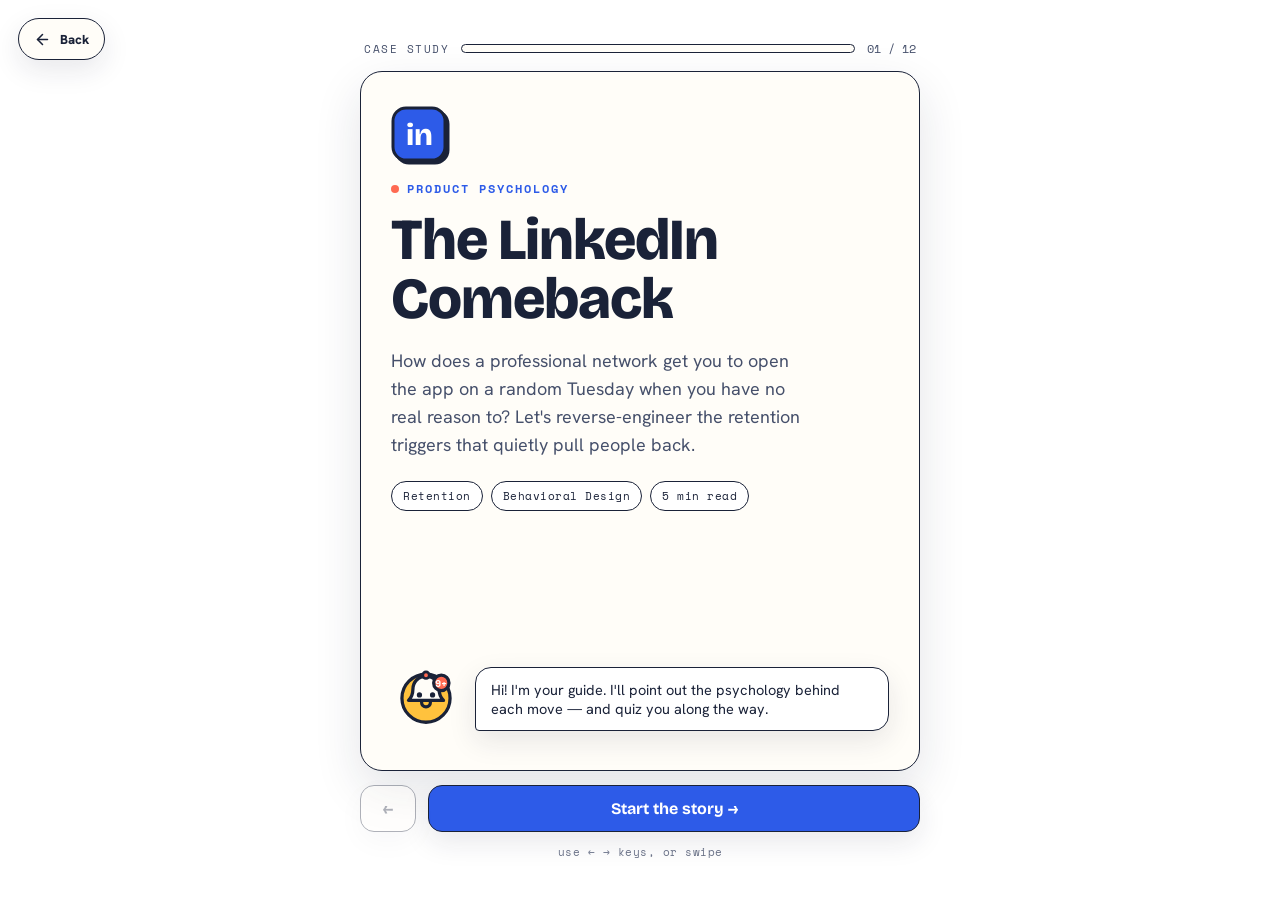
<file: linkedin-retention-case-study.html>
<!DOCTYPE html>
<html lang="en">
<head>
<meta charset="UTF-8">
<meta name="viewport" content="width=device-width, initial-scale=1.0, maximum-scale=1.0, user-scalable=no">
<title>The LinkedIn Comeback — A Product Psychology Case Study</title>
<link rel="preconnect" href="https://fonts.googleapis.com">
<link rel="preconnect" href="https://fonts.gstatic.com" crossorigin>
<link href="https://fonts.googleapis.com/css2?family=Bricolage+Grotesque:opsz,wght@12..96,400..800&family=Hanken+Grotesk:wght@400;500;600;700&family=Space+Mono:wght@400;700&display=swap" rel="stylesheet">
<style>
  :root{
    --cream:#FFFFFF;
    --cream-2:#EEF1F5;
    --ink:#1A2238;
    --ink-soft:#46506B;
    --paper:#FFFDF8;
    --blue:#2D5BE8;
    --blue-deep:#1B3FAE;
    --coral:#FF6A52;
    --amber:#FFC23D;
    --mint:#21B98C;
    --line:#1A2238;
    --shadow:0 18px 48px rgba(26,34,56,.12);
    --shadow-sm:0 10px 28px rgba(26,34,56,.1);
    --radius:22px;
  }
  *{margin:0;padding:0;box-sizing:border-box;-webkit-tap-highlight-color:transparent;}
  html,body{height:100%;}
  body{
    font-family:'Hanken Grotesk',sans-serif;
    background:#fff;
    color:var(--ink);
    overflow:hidden;
    background-image:none;
    background-size:22px 22px;
  }

  /* ---------- Stage ---------- */
  .stage{
    position:fixed;inset:0;
    display:flex;align-items:center;justify-content:center;
    padding:18px;
  }
  .frame{
    width:min(560px,100%);
    height:min(820px,100%);
    display:flex;flex-direction:column;
    gap:14px;
  }
  .deck{
    position:relative;
    flex:1;min-height:0;
  }

  /* progress + counter */
  .topbar{
    flex:none;
    display:flex;align-items:center;gap:12px;
    z-index:30;padding:0 4px;
  }
  .brand{
    font-family:'Space Mono',monospace;
    font-size:11px;letter-spacing:1.5px;text-transform:uppercase;
    color:var(--ink-soft);white-space:nowrap;
  }
  .track{
    flex:1;height:9px;background:var(--paper);
    border:2px solid var(--ink);border-radius:20px;overflow:hidden;
  }
  .fill{height:100%;width:0;background:var(--coral);transition:width .45s cubic-bezier(.6,.1,.2,1);}
  .count{font-family:'Space Mono',monospace;font-size:12px;color:var(--ink-soft);white-space:nowrap;}

  /* ---------- Cards ---------- */
  .card{
    position:absolute;inset:0;
    background:var(--paper);
    border:3px solid var(--ink);
    border-radius:var(--radius);
    box-shadow:var(--shadow);
    padding:34px 30px;
    display:flex;flex-direction:column;
    opacity:0;visibility:hidden;
    transform:translateY(26px) scale(.97);
    transition:opacity .42s ease, transform .42s cubic-bezier(.5,.05,.2,1), visibility .42s;
    overflow-y:auto;
  }
  .card.active{opacity:1;visibility:visible;transform:none;}
  .card.leaving{opacity:0;transform:translateY(-26px) scale(.97);}
  .card::-webkit-scrollbar{width:0;}

  .eyebrow{
    font-family:'Space Mono',monospace;
    font-size:12px;letter-spacing:2px;text-transform:uppercase;
    color:var(--blue);font-weight:700;margin-bottom:14px;
    display:flex;align-items:center;gap:8px;
  }
  .eyebrow .dot{width:8px;height:8px;border-radius:50%;background:var(--coral);}
  h1{font-family:'Bricolage Grotesque',sans-serif;font-weight:800;line-height:1.02;letter-spacing:-1px;}
  h2{font-family:'Bricolage Grotesque',sans-serif;font-weight:700;line-height:1.05;letter-spacing:-.5px;}
  p{line-height:1.55;color:var(--ink-soft);font-size:16.5px;}
  p strong{color:var(--ink);font-weight:700;}
  .spacer{flex:1;}

  /* cover */
  .cover h1{font-size:clamp(38px,11vw,58px);}
  .cover .lede{font-size:18px;margin-top:18px;max-width:42ch;}
  .tagrow{display:flex;gap:8px;flex-wrap:wrap;margin-top:22px;}
  .tag{
    font-family:'Space Mono',monospace;font-size:11px;letter-spacing:.5px;
    padding:6px 11px;border:2px solid var(--ink);border-radius:30px;background:var(--cream);
  }

  /* story */
  .story h2{font-size:clamp(26px,6.5vw,32px);margin-bottom:14px;}
  .story p{margin-bottom:12px;}
  .scene{
    margin:6px 0 18px;border:3px solid var(--ink);border-radius:16px;
    background:var(--cream);overflow:hidden;box-shadow:var(--shadow-sm);
  }
  .scene svg{display:block;width:100%;height:auto;}

  /* principle callout */
  .principle{background:linear-gradient(160deg,#1A2238,#26315a);color:#F7F1E6;border-color:#1A2238;}
  .principle .eyebrow{color:var(--amber);}
  .principle h2{color:#fff;font-size:clamp(26px,7vw,34px);margin-bottom:14px;}
  .principle p{color:#cdd3e6;}
  .pchip{
    display:inline-flex;align-items:center;gap:8px;
    font-family:'Space Mono',monospace;font-size:12px;letter-spacing:1px;text-transform:uppercase;
    background:var(--amber);color:var(--ink);padding:7px 13px;border-radius:30px;font-weight:700;
    margin-bottom:22px;align-self:flex-start;
  }

  /* quiz */
  .quiz h2{font-size:clamp(24px,6vw,30px);margin-bottom:8px;}
  .quiz .q-sub{font-size:15px;margin-bottom:18px;}
  .options{display:flex;flex-direction:column;gap:11px;margin-top:6px;}
  .opt{
    text-align:left;font-family:inherit;font-size:16px;font-weight:600;color:var(--ink);
    background:var(--cream);border:3px solid var(--ink);border-radius:14px;
    padding:15px 16px;cursor:pointer;position:relative;
    transition:transform .12s ease, box-shadow .12s ease, background .2s;
    box-shadow:var(--shadow-sm);display:flex;gap:12px;align-items:flex-start;
  }
  .opt .key{
    font-family:'Space Mono',monospace;font-weight:700;color:var(--blue);flex:none;
  }
  .opt:hover:not(:disabled){transform:translate(-1px,-1px);box-shadow:5px 5px 0 var(--ink);}
  .opt:active:not(:disabled){transform:translate(2px,2px);box-shadow:1px 1px 0 var(--ink);}
  .opt:disabled{cursor:default;}
  .opt.correct{background:#D6F5EA;border-color:var(--mint);}
  .opt.correct .key{color:var(--mint);}
  .opt.wrong{background:#FFE2DC;border-color:var(--coral);}
  .opt.wrong .key{color:var(--coral);}
  .opt.dim{opacity:.5;}
  .reveal{
    margin-top:18px;border-left:4px solid var(--coral);padding:4px 0 4px 16px;
    opacity:0;max-height:0;overflow:hidden;transition:opacity .4s ease, max-height .5s ease;
  }
  .reveal.show{opacity:1;max-height:340px;}
  .reveal .verdict{font-family:'Bricolage Grotesque',sans-serif;font-weight:800;font-size:18px;margin-bottom:6px;}
  .reveal p{font-size:15.5px;}

  /* recap */
  .recap h1{font-size:clamp(32px,9vw,46px);margin-bottom:18px;}
  .ticks{display:flex;flex-direction:column;gap:13px;margin:4px 0 6px;}
  .tick{display:flex;gap:13px;align-items:flex-start;}
  .tick .n{
    flex:none;width:30px;height:30px;border-radius:50%;background:var(--blue);color:#fff;
    display:flex;align-items:center;justify-content:center;font-weight:700;font-size:14px;
    font-family:'Space Mono',monospace;border:2px solid var(--ink);
  }
  .tick p{font-size:15.5px;color:var(--ink);}
  .tick b{font-weight:700;}

  /* nav */
  .nav{
    flex:none;
    display:flex;gap:12px;align-items:center;
    z-index:30;
  }
  .btn{
    font-family:'Bricolage Grotesque',sans-serif;font-weight:700;font-size:16px;
    border:3px solid var(--ink);border-radius:14px;padding:13px 22px;cursor:pointer;
    background:var(--paper);color:var(--ink);box-shadow:var(--shadow-sm);
    transition:transform .12s ease, box-shadow .12s ease, opacity .2s;
    display:flex;align-items:center;gap:9px;
  }
  .btn:hover{transform:translate(-1px,-1px);box-shadow:5px 5px 0 var(--ink);}
  .btn:active{transform:translate(2px,2px);box-shadow:1px 1px 0 var(--ink);}
  .btn.primary{background:var(--blue);color:#fff;flex:1;justify-content:center;}
  .btn.ghost{background:var(--paper);}
  .btn:disabled{opacity:.35;cursor:not-allowed;transform:none;box-shadow:var(--shadow-sm);}
  .btn.hide{display:none;}

  .hint{
    flex:none;text-align:center;margin-top:-2px;
    font-family:'Space Mono',monospace;font-size:11px;color:var(--ink-soft);letter-spacing:.5px;
    opacity:.8;white-space:nowrap;
  }
  @media (max-height:680px){ .hint{display:none;} }

  /* host bubble on cover */
  .cover-badge{margin-bottom:18px;}
  .cover-badge svg{display:block;filter:drop-shadow(3px 3px 0 var(--ink));}
  .host{display:flex;align-items:center;gap:14px;margin-top:26px;}
  .host .avatar{flex:none;}
  .host .says{
    background:var(--cream);border:3px solid var(--ink);border-radius:16px 16px 16px 4px;
    padding:12px 15px;font-size:14.5px;color:var(--ink);box-shadow:var(--shadow-sm);
  }

  .float{animation:bob 3.2s ease-in-out infinite;}
  @keyframes bob{0%,100%{transform:translateY(0);}50%{transform:translateY(-7px);}}

  @media (max-width:480px){
    .card{padding:26px 20px;}
    .stage{padding:14px;}
    p{font-size:15.5px;}
  }

  .portfolio-back{
    position:fixed;top:18px;left:18px;z-index:1000;
    display:inline-flex;align-items:center;gap:9px;
    min-height:42px;padding:10px 15px;border:2px solid var(--ink);
    border-radius:999px;background:var(--paper);color:var(--ink);
    box-shadow:var(--shadow-sm);font-size:13px;font-weight:800;text-decoration:none;
  }
  .portfolio-back svg{width:17px;height:17px;stroke:currentColor;fill:none;stroke-width:2.2;stroke-linecap:round;stroke-linejoin:round;}
  .card,
  .scene,
  .opt,
  .btn,
  .host .says{border-width:1.5px;}
  .track,
  .tag,
  .tick .n,
  .portfolio-back{border-width:1px;}
  @media(max-width:640px){.portfolio-back{top:10px;left:10px;padding:9px 12px;font-size:12px;}}
</style>
</head>
<body>
<a class="portfolio-back" href="index.html#case-studies" aria-label="Back to portfolio case studies">
  <svg viewBox="0 0 24 24" aria-hidden="true"><path d="M19 12H5"></path><path d="M12 19l-7-7 7-7"></path></svg>
  Back
</a>

<div class="stage">
  <div class="frame">
    <div class="topbar" id="topbar">
      <span class="brand">Case&nbsp;Study</span>
      <div class="track"><div class="fill" id="fill"></div></div>
      <span class="count" id="count">01 / 12</span>
    </div>

    <div class="deck" id="cards"></div>

    <div class="nav" id="nav">
      <button class="btn ghost" id="back" aria-label="Previous">←</button>
      <button class="btn primary" id="next">Start the story →</button>
    </div>

    <div class="hint">use ← → keys, or swipe</div>
  </div>
</div>

<script>
/* ---------- tiny SVG illustration helpers (all original) ---------- */
const C = {
  blue:'#2D5BE8', deep:'#1B3FAE', coral:'#FF6A52', amber:'#FFC23D',
  mint:'#21B98C', ink:'#1A2238', cream:'#F7F1E6', paper:'#FFFDF8'
};

// a little guide character (a friendly notification bell person)
function host(size=64){
  return `<svg width="${size}" height="${size}" viewBox="0 0 64 64" class="float" aria-hidden="true">
    <circle cx="32" cy="34" r="22" fill="${C.amber}" stroke="${C.ink}" stroke-width="3"/>
    <path d="M32 14c-7 0-12 5-12 12 0 6-2 8-4 10h32c-2-2-4-4-4-10 0-7-5-12-12-12z" fill="${C.paper}" stroke="${C.ink}" stroke-width="3" stroke-linejoin="round"/>
    <circle cx="32" cy="13" r="3" fill="${C.coral}" stroke="${C.ink}" stroke-width="2.5"/>
    <path d="M28 38a4 4 0 0 0 8 0" fill="none" stroke="${C.ink}" stroke-width="3" stroke-linecap="round"/>
    <circle cx="26" cy="31" r="2.4" fill="${C.ink}"/><circle cx="38" cy="31" r="2.4" fill="${C.ink}"/>
    <circle cx="46" cy="20" r="7" fill="${C.coral}" stroke="${C.ink}" stroke-width="3"/>
    <text x="46" y="24" font-family="Space Mono, monospace" font-size="9" font-weight="700" fill="#fff" text-anchor="middle">9+</text>
  </svg>`;
}

// phone with a red notification badge
function phoneBadge(){
  return `<svg viewBox="0 0 480 230" aria-hidden="true">
    <rect width="480" height="230" fill="${C.cream}"/>
    <g transform="translate(80,28)">
      <rect x="0" y="0" width="150" height="174" rx="22" fill="${C.paper}" stroke="${C.ink}" stroke-width="3.5"/>
      <rect x="14" y="22" width="122" height="130" rx="8" fill="${C.blue}" opacity="0.1"/>
      <rect x="50" y="8" width="50" height="7" rx="3.5" fill="${C.ink}"/>
      <rect x="26" y="40" width="98" height="12" rx="6" fill="${C.ink}" opacity=".18"/>
      <rect x="26" y="62" width="74" height="10" rx="5" fill="${C.ink}" opacity=".12"/>
      <rect x="26" y="82" width="90" height="10" rx="5" fill="${C.ink}" opacity=".12"/>
      <!-- app icon w/ badge -->
      <rect x="40" y="108" width="40" height="40" rx="10" fill="${C.blue}" stroke="${C.ink}" stroke-width="3"/>
      <text x="60" y="134" font-family="Bricolage Grotesque" font-size="22" font-weight="800" fill="#fff" text-anchor="middle">in</text>
      <circle cx="86" cy="106" r="15" fill="${C.coral}" stroke="${C.ink}" stroke-width="3"/>
      <text x="86" y="111" font-family="Space Mono, monospace" font-size="13" font-weight="700" fill="#fff" text-anchor="middle">7</text>
    </g>
    <g transform="translate(280,70)">
      <path d="M0 28 H88" stroke="${C.ink}" stroke-width="3" stroke-dasharray="2 9" stroke-linecap="round"/>
      <path d="M82 20 L96 28 L82 36" fill="none" stroke="${C.ink}" stroke-width="3" stroke-linecap="round" stroke-linejoin="round"/>
      <text x="48" y="16" font-family="Space Mono, monospace" font-size="12" fill="${C.ink}" text-anchor="middle">tap me</text>
    </g>
  </svg>`;
}

// "who viewed your profile" eye
function profileViews(){
  return `<svg viewBox="0 0 480 230" aria-hidden="true">
    <rect width="480" height="230" fill="${C.cream}"/>
    <g transform="translate(60,46)">
      <rect x="0" y="0" width="360" height="138" rx="16" fill="${C.paper}" stroke="${C.ink}" stroke-width="3.5"/>
      <path d="M44 56 q44 -40 88 0 q-44 40 -88 0 z" fill="${C.blue}" opacity=".12" stroke="${C.ink}" stroke-width="3"/>
      <circle cx="88" cy="56" r="16" fill="${C.amber}" stroke="${C.ink}" stroke-width="3"/>
      <circle cx="88" cy="56" r="6" fill="${C.ink}"/>
      <text x="176" y="48" font-family="Bricolage Grotesque" font-size="26" font-weight="800" fill="${C.ink}">23</text>
      <text x="176" y="72" font-family="Hanken Grotesk" font-size="14" fill="${C.ink}" opacity=".6">people viewed you</text>
      <rect x="44" y="92" width="270" height="30" rx="15" fill="${C.blue}" stroke="${C.ink}" stroke-width="3"/>
      <text x="179" y="112" font-family="Bricolage Grotesque" font-size="14" font-weight="700" fill="#fff" text-anchor="middle">See who's interested →</text>
    </g>
  </svg>`;
}

// profile completion meter
function completion(){
  return `<svg viewBox="0 0 480 230" aria-hidden="true">
    <rect width="480" height="230" fill="${C.cream}"/>
    <g transform="translate(70,40)">
      <circle cx="60" cy="75" r="50" fill="none" stroke="${C.ink}" stroke-width="12" opacity=".15"/>
      <circle cx="60" cy="75" r="50" fill="none" stroke="${C.mint}" stroke-width="12" stroke-linecap="round"
        stroke-dasharray="314" stroke-dashoffset="78" transform="rotate(-90 60 75)"/>
      <text x="60" y="70" font-family="Bricolage Grotesque" font-size="28" font-weight="800" fill="${C.ink}" text-anchor="middle">75%</text>
      <text x="60" y="92" font-family="Hanken Grotesk" font-size="12" fill="${C.ink}" opacity=".6" text-anchor="middle">complete</text>
      <g transform="translate(170,20)">
        <rect x="0" y="0" width="180" height="22" rx="11" fill="${C.paper}" stroke="${C.ink}" stroke-width="2.5"/>
        <circle cx="13" cy="11" r="6" fill="${C.mint}"/><text x="28" y="15" font-size="12" font-family="Hanken Grotesk" fill="${C.ink}">Add photo</text>
        <rect x="0" y="32" width="180" height="22" rx="11" fill="${C.paper}" stroke="${C.ink}" stroke-width="2.5"/>
        <circle cx="13" cy="43" r="6" fill="${C.mint}"/><text x="28" y="47" font-size="12" font-family="Hanken Grotesk" fill="${C.ink}">Add headline</text>
        <rect x="0" y="64" width="180" height="22" rx="11" fill="${C.amber}" stroke="${C.ink}" stroke-width="2.5"/>
        <circle cx="13" cy="75" r="6" fill="#fff" stroke="${C.ink}" stroke-width="2"/><text x="28" y="79" font-size="12" font-family="Hanken Grotesk" font-weight="700" fill="${C.ink}">Add 5 skills →</text>
      </g>
    </g>
  </svg>`;
}

// "people you may know" cards
function pymk(){
  return `<svg viewBox="0 0 480 230" aria-hidden="true">
    <rect width="480" height="230" fill="${C.cream}"/>
    <text x="40" y="42" font-family="Bricolage Grotesque" font-size="18" font-weight="800" fill="${C.ink}">People you may know</text>
    ${[0,1,2].map((i)=>`
      <g transform="translate(${40+i*138},60)">
        <rect x="0" y="0" width="118" height="130" rx="14" fill="${C.paper}" stroke="${C.ink}" stroke-width="3"/>
        <circle cx="59" cy="42" r="24" fill="${[C.blue,C.coral,C.amber][i]}" stroke="${C.ink}" stroke-width="3"/>
        <rect x="28" y="78" width="62" height="9" rx="4.5" fill="${C.ink}" opacity=".7"/>
        <rect x="36" y="92" width="46" height="7" rx="3.5" fill="${C.ink}" opacity=".25"/>
        <rect x="20" y="104" width="78" height="20" rx="10" fill="none" stroke="${C.blue}" stroke-width="2.5"/>
        <text x="59" y="118" font-family="Bricolage Grotesque" font-size="12" font-weight="700" fill="${C.blue}" text-anchor="middle">+ Connect</text>
      </g>`).join('')}
  </svg>`;
}

// search appearances email
function searchEmail(){
  return `<svg viewBox="0 0 480 230" aria-hidden="true">
    <rect width="480" height="230" fill="${C.cream}"/>
    <g transform="translate(70,34)">
      <rect x="0" y="0" width="340" height="162" rx="14" fill="${C.paper}" stroke="${C.ink}" stroke-width="3.5"/>
      <rect x="0" y="0" width="340" height="40" rx="14" fill="${C.blue}"/>
      <rect x="0" y="22" width="340" height="18" fill="${C.blue}"/>
      <text x="20" y="26" font-family="Space Mono, monospace" font-size="12" fill="#fff">✉ inbox</text>
      <text x="22" y="74" font-family="Bricolage Grotesque" font-size="19" font-weight="800" fill="${C.ink}">You appeared in</text>
      <text x="22" y="104" font-family="Bricolage Grotesque" font-size="36" font-weight="800" fill="${C.coral}">41 searches</text>
      <text x="22" y="124" font-family="Hanken Grotesk" font-size="13" fill="${C.ink}" opacity=".6">this week — see who's looking</text>
      <rect x="22" y="134" width="150" height="16" rx="8" fill="${C.amber}"/>
    </g>
  </svg>`;
}

/* ---------- the deck content (all original writing) ---------- */
const slides = [
  { type:'cover',
    eyebrow:'Product Psychology',
    title:'The LinkedIn\nComeback',
    lede:"How does a professional network get you to open the app on a random Tuesday when you have no real reason to? Let's reverse-engineer the retention triggers that quietly pull people back.",
    tags:['Retention','Behavioral Design','5 min read'],
    hostSays:"Hi! I'm your guide. I'll point out the psychology behind each move — and quiz you along the way." },

  { type:'story',
    eyebrow:'The Setup',
    title:'The hardest job in product',
    scene:phoneBadge(),
    body:[
      "Acquiring a user is hard. Getting them to come <strong>back</strong>, again and again, with no nagging from you — that's the real game.",
      "LinkedIn isn't a place you visit for fun the way you might open a video app. So it leans on a stack of small, well-timed psychological nudges. None of them feel manipulative on their own. Together, they're a retention engine."
    ]},

  { type:'story',
    eyebrow:'Trigger 01',
    title:'The little red dot',
    scene:phoneBadge(),
    body:[
      "That badge with a number on the app icon looks trivial. It's one of the most effective re-engagement tools ever shipped.",
      "An <strong>open loop</strong> — an unfinished, unresolved thing — is uncomfortable to ignore. A red \"7\" is a question your brain wants closed: <em>seven what? about me?</em> The only way to resolve it is to tap."
    ]},

  { type:'quiz',
    eyebrow:'Quick Check',
    question:'Why is a numbered badge more powerful than a generic "you have updates" dot?',
    sub:'Pick the answer you think is closest.',
    options:[
      { t:'It looks more modern and polished', correct:false },
      { t:'A specific number creates a sharper curiosity gap and feels personally relevant', correct:true },
      { t:'Numbers load faster than icons', correct:false }
    ],
    verdictRight:'Exactly right.',
    verdictWrong:'Not quite — here\'s the thinking:',
    explain:"A vague dot is easy to dismiss. A concrete count (\"7\") sharpens the <strong>curiosity gap</strong> and hints the activity is about <em>you</em>. Specificity makes the open loop harder to leave alone." },

  { type:'principle',
    chip:'Zeigarnik Effect',
    title:'We remember what we haven\'t finished',
    body:[
      "People recall and fixate on incomplete tasks more than completed ones. An unread count is a deliberately unfinished task sitting in your pocket.",
      "Notice the move: the badge doesn't tell you what's inside. The <em>missing</em> information is the hook. You resolve the tension by opening the app — which is exactly the behavior the product wants."
    ]},

  { type:'story',
    eyebrow:'Trigger 02',
    title:'“Someone viewed your profile”',
    scene:profileViews(),
    body:[
      "This might be the most quietly addictive line on the platform. It blends two strong forces at once.",
      "First, <strong>curiosity</strong>: who looked? A recruiter? An old colleague? An ex? Second, <strong>social validation</strong>: being viewed feels like being wanted. And the full list is often gated behind an upgrade — so the curiosity has somewhere to convert."
    ]},

  { type:'quiz',
    eyebrow:'Quick Check',
    question:'Showing the *count* of viewers but blurring *who they are* mostly drives which two things?',
    sub:'One answer captures it best.',
    options:[
      { t:'Trust and transparency', correct:false },
      { t:'Curiosity to return, plus an incentive to upgrade', correct:true },
      { t:'Lower server costs', correct:false }
    ],
    verdictRight:'Spot on.',
    verdictWrong:'Here\'s the angle:',
    explain:"Revealing the number proves something happened; hiding the identities leaves an <strong>open loop</strong>. To close it you either come back tomorrow to check again, or pay to see the names. The gap does double duty." },

  { type:'story',
    eyebrow:'Trigger 03',
    title:'The profile that\'s never quite done',
    scene:completion(),
    body:[
      "\"Your profile is 75% complete. Add 5 skills to reach All-Star.\" Notice it rarely says you're <strong>finished</strong>.",
      "As you get closer to a goal, your motivation to finish it accelerates. A bar at 75% pulls harder than one at 20%. And once you've invested effort building the thing, you value it more — so you keep tending to it."
    ]},

  { type:'principle',
    chip:'Goal-Gradient + Endowment',
    title:'Almost-done is the sweet spot',
    body:[
      "The <em>goal-gradient effect</em>: effort intensifies the nearer the finish line appears. Showing \"75%\" and a short checklist makes completion feel within reach, so you do one more step.",
      "The <em>endowment effect</em>: we overvalue what we've built. Every section you fill in raises your sense of ownership — and ownership is sticky. The profile becomes something you maintain, not something you abandon."
    ]},

  { type:'story',
    eyebrow:'Trigger 04',
    title:'“People you may know”',
    scene:pymk(),
    body:[
      "A grid of familiar faces with a one-tap <strong>Connect</strong> button. It works because connecting is cheap, social, and faintly obligated.",
      "When someone connects with you, a quiet sense of <strong>reciprocity</strong> nudges you to connect back. And a growing network is a growing reason to return — every new connection is a future notification waiting to happen."
    ]},

  { type:'quiz',
    eyebrow:'Quick Check',
    question:'Why does a bigger network quietly increase how often you return — even years later?',
    sub:'Choose the strongest reason.',
    options:[
      { t:'More connections means more potential events that generate notifications about you', correct:true },
      { t:'The app runs faster with more data', correct:false },
      { t:'It unlocks a different color scheme', correct:false }
    ],
    verdictRight:'Yep.',
    verdictWrong:'Think about the long game:',
    explain:"Each connection is a node that can trigger a reason to come back — a job change, a post, a work anniversary, a birthday. Growing the network grows the <strong>surface area for future triggers</strong>. Retention compounds." },

  { type:'recap',
    eyebrow:'The Takeaways',
    title:'The retention stack',
    ticks:[
      'Use <b>open loops</b> (a numbered badge, a hidden viewer list) to create curiosity that only the product can resolve.',
      'Lean on <b>social validation</b> — being viewed, being wanted — because it\'s a renewable emotional reward.',
      'Show progress that\'s <b>almost</b> complete; the goal-gradient pulls people to finish, and the endowment effect makes them stay.',
      'Build <b>future triggers</b> into the network itself, so reasons to return keep arriving without extra work.'
    ],
    closer:"None of these are tricks in isolation — they\'re the same human tendencies any well-designed product works with. The craft is in the timing and the restraint." },
];

/* ---------- render ---------- */
const wrap = document.getElementById('cards');
const cardEls = [];

slides.forEach((s, i)=>{
  const el = document.createElement('section');
  el.className = 'card ' + s.type;
  el.dataset.index = i;
  el.innerHTML = build(s);
  wrap.appendChild(el);
  cardEls.push(el);
});

function build(s){
  if(s.type==='cover'){
    return `
      <div class="cover-badge" aria-hidden="true">
        <svg width="56" height="56" viewBox="0 0 56 56">
          <rect x="2" y="2" width="52" height="52" rx="13" fill="${C.blue}" stroke="${C.ink}" stroke-width="3"/>
          <text x="28" y="39" font-family="Bricolage Grotesque, sans-serif" font-size="30" font-weight="800" fill="#fff" text-anchor="middle">in</text>
        </svg>
      </div>
      <div class="eyebrow"><span class="dot"></span>${s.eyebrow}</div>
      <h1>${s.title.replace(/\n/g,'<br>')}</h1>
      <p class="lede">${s.lede}</p>
      <div class="tagrow">${s.tags.map(t=>`<span class="tag">${t}</span>`).join('')}</div>
      <div class="spacer"></div>
      <div class="host">
        <div class="avatar">${host(70)}</div>
        <div class="says">${s.hostSays}</div>
      </div>`;
  }
  if(s.type==='story'){
    return `
      <div class="eyebrow"><span class="dot"></span>${s.eyebrow}</div>
      <h2>${s.title}</h2>
      <div class="scene">${s.scene}</div>
      ${s.body.map(p=>`<p>${p}</p>`).join('')}
      <div class="spacer"></div>`;
  }
  if(s.type==='principle'){
    return `
      <div class="eyebrow"><span class="dot"></span>Psychology Principle</div>
      <span class="pchip">★ ${s.chip}</span>
      <h2>${s.title}</h2>
      ${s.body.map(p=>`<p>${p}</p>`).join('')}
      <div class="spacer"></div>`;
  }
  if(s.type==='quiz'){
    return `
      <div class="eyebrow"><span class="dot"></span>${s.eyebrow}</div>
      <h2>${s.question}</h2>
      <p class="q-sub">${s.sub}</p>
      <div class="options">
        ${s.options.map((o,k)=>`
          <button class="opt" data-correct="${o.correct}">
            <span class="key">${String.fromCharCode(65+k)}</span>
            <span>${o.t}</span>
          </button>`).join('')}
      </div>
      <div class="reveal">
        <div class="verdict"></div>
        <p>${s.explain}</p>
      </div>
      <div class="spacer"></div>`;
  }
  if(s.type==='recap'){
    return `
      <div class="eyebrow"><span class="dot"></span>${s.eyebrow}</div>
      <h1>${s.title}</h1>
      <div class="ticks">
        ${s.ticks.map((t,k)=>`<div class="tick"><span class="n">${k+1}</span><p>${t}</p></div>`).join('')}
      </div>
      <p style="margin-top:16px">${s.closer}</p>
      <div class="spacer"></div>`;
  }
  return '';
}

/* ---------- quiz behavior ---------- */
const answered = new Array(slides.length).fill(false);
cardEls.forEach((el,i)=>{
  if(slides[i].type!=='quiz') return;
  const opts = [...el.querySelectorAll('.opt')];
  const reveal = el.querySelector('.reveal');
  const verdict = el.querySelector('.verdict');
  opts.forEach(opt=>{
    opt.addEventListener('click',()=>{
      if(answered[i]) return;
      answered[i]=true;
      const right = opt.dataset.correct==='true';
      opts.forEach(o=>{
        o.disabled=true;
        if(o.dataset.correct==='true') o.classList.add('correct');
        else if(o===opt) o.classList.add('wrong');
        else o.classList.add('dim');
      });
      verdict.textContent = right ? slides[i].verdictRight : slides[i].verdictWrong;
      verdict.style.color = right ? C.mint : C.coral;
      reveal.classList.add('show');
      updateNav();
    });
  });
});

/* ---------- navigation ---------- */
let cur = 0;
const fill = document.getElementById('fill');
const count = document.getElementById('count');
const back = document.getElementById('back');
const next = document.getElementById('next');
const pad = n => String(n).padStart(2,'0');

function show(n){
  n = Math.max(0, Math.min(slides.length-1, n));
  if(n===cur && cardEls[cur].classList.contains('active')) { paint(); return; }
  const prevEl = cardEls[cur];
  prevEl.classList.add('leaving');
  prevEl.classList.remove('active');
  setTimeout(()=>prevEl.classList.remove('leaving'), 430);
  cur = n;
  cardEls[cur].classList.add('active');
  cardEls[cur].scrollTop = 0;
  paint();
}

function paint(){
  fill.style.width = ((cur)/(slides.length-1)*100) + '%';
  count.textContent = `${pad(cur+1)} / ${pad(slides.length)}`;
  back.disabled = cur===0;
  updateNav();
}

function updateNav(){
  const s = slides[cur];
  if(cur===0){ next.textContent='Start the story →'; }
  else if(cur===slides.length-1){ next.textContent='↻ Read it again'; }
  else { next.textContent='Next →'; }

  // gate quizzes: must answer before moving on
  if(s.type==='quiz' && !answered[cur]){
    next.disabled = true;
    next.textContent = 'Pick an answer ↑';
  } else {
    next.disabled = false;
  }
}

next.addEventListener('click', ()=>{
  if(cur===slides.length-1){ // restart
    answered.fill(false);
    cardEls.forEach((el,i)=>{
      if(slides[i].type==='quiz'){
        el.querySelectorAll('.opt').forEach(o=>{o.disabled=false;o.className='opt';});
        el.querySelector('.reveal').classList.remove('show');
      }
    });
    show(0); return;
  }
  show(cur+1);
});
back.addEventListener('click', ()=> show(cur-1));

document.addEventListener('keydown', e=>{
  if(e.key==='ArrowRight'){ if(!next.disabled) next.click(); }
  if(e.key==='ArrowLeft'){ if(!back.disabled) back.click(); }
});

/* swipe */
let sx=0, sy=0;
const stage = document.querySelector('.deck');
stage.addEventListener('touchstart', e=>{ sx=e.touches[0].clientX; sy=e.touches[0].clientY; }, {passive:true});
stage.addEventListener('touchend', e=>{
  const dx=e.changedTouches[0].clientX - sx;
  const dy=e.changedTouches[0].clientY - sy;
  if(Math.abs(dx)>55 && Math.abs(dx)>Math.abs(dy)){
    if(dx<0){ if(!next.disabled) next.click(); }
    else { if(!back.disabled) back.click(); }
  }
}, {passive:true});

/* reveal chrome + first card */
const topbar = document.getElementById('topbar');
const navbar = document.getElementById('nav');
topbar.style.opacity = '0';
navbar.style.opacity = '0';
requestAnimationFrame(()=>{
  topbar.style.transition='opacity .6s ease';
  navbar.style.transition='opacity .6s ease .1s';
  topbar.style.opacity='1';
  navbar.style.opacity='1';
  cardEls[0].classList.add('active');
  paint();
});
</script>
</body>
</html>
</file>
